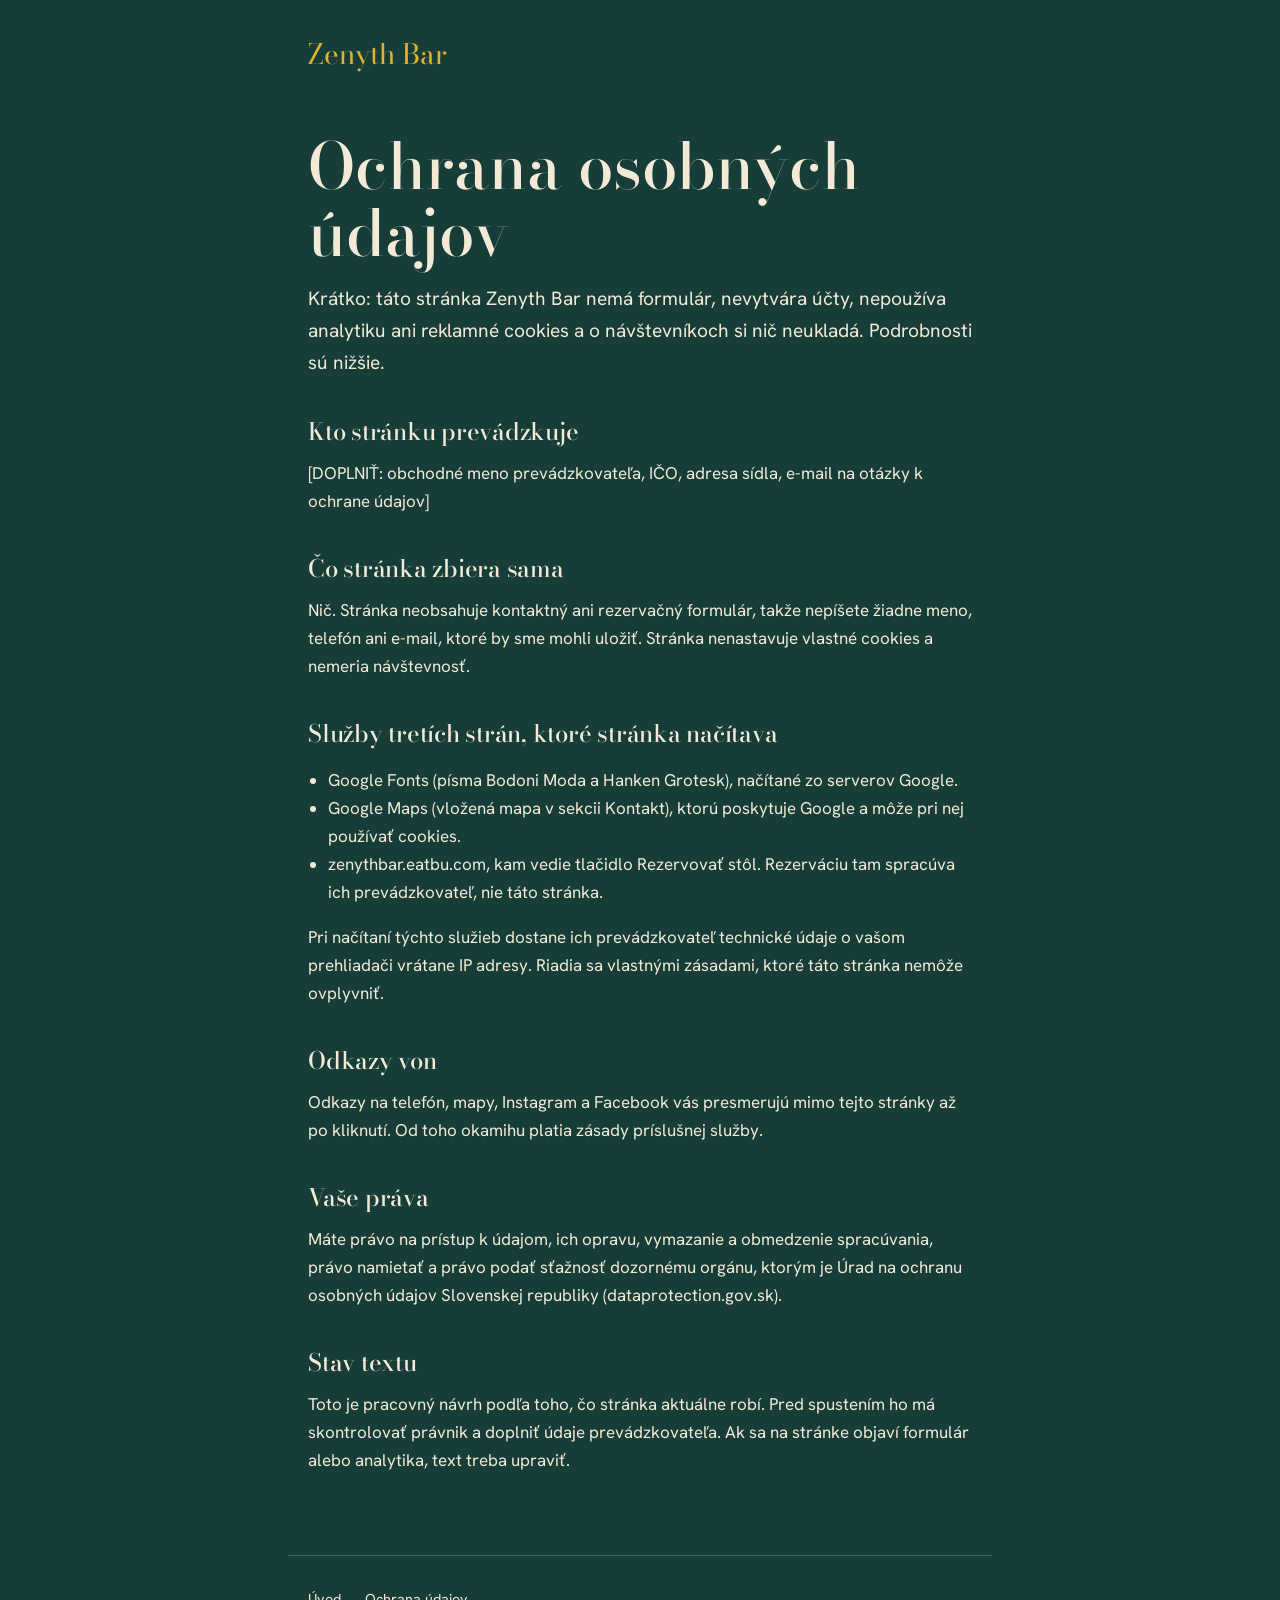
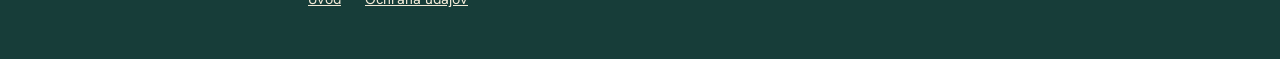
<file: ochrana-udajov.html>
<!doctype html>
<html lang="sk">
<head>
  <meta charset="utf-8">
  <meta name="viewport" content="width=device-width, initial-scale=1">
  <title>Ochrana údajov | Zenyth Bar</title>
  <meta name="description" content="Aké údaje spracúva stránka Zenyth Bar. Návrh na kontrolu právnikom.">
  <meta name="robots" content="noindex">
  <meta name="theme-color" content="#173d39">
  <link rel="icon" href="assets/favicon.svg" type="image/svg+xml">
  <link rel="preconnect" href="https://fonts.googleapis.com">
  <link rel="preconnect" href="https://fonts.gstatic.com" crossorigin>
  <link href="https://fonts.googleapis.com/css2?family=Bodoni+Moda:ital,opsz,wght@0,6..96,400..700;1,6..96,400..600&family=Hanken+Grotesk:wght@400;500;700&display=swap" rel="stylesheet">
  <link rel="stylesheet" href="style.css">
  <link rel="stylesheet" href="page.css">
</head>
<body class="page-body">
  <main class="page">
    <a class="page-home" href="./">Zenyth Bar</a>
    <div class="page-content">
      <h1>Ochrana osobných údajov</h1>
      <p class="page-lead">Krátko: táto stránka Zenyth Bar nemá formulár, nevytvára účty, nepoužíva analytiku ani reklamné cookies a o návštevníkoch si nič neukladá. Podrobnosti sú nižšie.</p>

      <h2>Kto stránku prevádzkuje</h2>
      <p>[DOPLNIŤ: obchodné meno prevádzkovateľa, IČO, adresa sídla, e-mail na otázky k ochrane údajov]</p>

      <h2>Čo stránka zbiera sama</h2>
      <p>Nič. Stránka neobsahuje kontaktný ani rezervačný formulár, takže nepíšete žiadne meno, telefón ani e-mail, ktoré by sme mohli uložiť. Stránka nenastavuje vlastné cookies a nemeria návštevnosť.</p>

      <h2>Služby tretích strán, ktoré stránka načítava</h2>
      <ul>
        <li>Google Fonts (písma Bodoni Moda a Hanken Grotesk), načítané zo serverov Google.</li>
        <li>Google Maps (vložená mapa v sekcii Kontakt), ktorú poskytuje Google a môže pri nej používať cookies.</li>
        <li>zenythbar.eatbu.com, kam vedie tlačidlo Rezervovať stôl. Rezerváciu tam spracúva ich prevádzkovateľ, nie táto stránka.</li>
      </ul>
      <p>Pri načítaní týchto služieb dostane ich prevádzkovateľ technické údaje o vašom prehliadači vrátane IP adresy. Riadia sa vlastnými zásadami, ktoré táto stránka nemôže ovplyvniť.</p>

      <h2>Odkazy von</h2>
      <p>Odkazy na telefón, mapy, Instagram a Facebook vás presmerujú mimo tejto stránky až po kliknutí. Od toho okamihu platia zásady príslušnej služby.</p>

      <h2>Vaše práva</h2>
      <p>Máte právo na prístup k údajom, ich opravu, vymazanie a obmedzenie spracúvania, právo namietať a právo podať sťažnosť dozornému orgánu, ktorým je Úrad na ochranu osobných údajov Slovenskej republiky (dataprotection.gov.sk).</p>

      <h2>Stav textu</h2>
      <p>Toto je pracovný návrh podľa toho, čo stránka aktuálne robí. Pred spustením ho má skontrolovať právnik a doplniť údaje prevádzkovateľa. Ak sa na stránke objaví formulár alebo analytika, text treba upraviť.</p>

    </div>
  </main>
  <footer class="page-footer">
    <a href="./">Úvod</a>
    <a href="ochrana-udajov.html">Ochrana údajov</a>
  </footer>
</body>
</html>
</file>
<file: style.css>
:root {
  --green: #173d39;
  --green-deep: #0f2b28;
  --gold: #e2b32c;
  --gold-line: rgba(226, 179, 44, 0.65);
  --cream: #f2ead7;
  --cream-muted: rgba(242, 234, 215, 0.82);
  --ink: #0b0b12;
  --moss: #445839;
  --status-open: #7fd18b;
  --font-display: "Bodoni Moda", "Didot", Georgia, serif;
  --font-body: "Hanken Grotesk", "Segoe UI", sans-serif;
  --space-1: 0.5rem;
  --space-2: 1rem;
  --space-3: 1.5rem;
  --space-4: 2.5rem;
  --space-5: 4rem;
  --space-6: 6rem;
  --gutter: 1.25rem;
  --dock-height: 4.75rem;
  --radius-button: 2px;
  --arch-radius: 999px 999px 0 0;
}

*,
*::before,
*::after {
  box-sizing: border-box;
}

html {
  scroll-behavior: smooth;
  scroll-padding-top: 4rem;
}

body {
  margin: 0;
  padding-bottom: var(--dock-height);
  background: var(--green);
  color: var(--cream);
  font-family: var(--font-body);
  font-size: 1.0625rem;
  line-height: 1.6;
}

img {
  display: block;
  max-width: 100%;
  height: auto;
}

a {
  color: inherit;
}

:focus-visible {
  outline: 3px solid var(--gold);
  outline-offset: 3px;
}

h1,
h2,
h3 {
  margin: 0;
  font-family: var(--font-display);
  font-weight: 500;
  line-height: 1.05;
}

h2 {
  font-size: clamp(2.75rem, 9vw, 5.5rem);
  letter-spacing: -0.01em;
}

p {
  margin: 0 0 1em;
}

.skip-link {
  position: absolute;
  left: var(--gutter);
  top: -4rem;
  z-index: 20;
  padding: 0.75rem 1rem;
  background: var(--gold);
  color: var(--ink);
}

.skip-link:focus {
  top: 0.75rem;
}

.topbar {
  position: absolute;
  inset: 0 0 auto 0;
  z-index: 10;
  display: flex;
  align-items: center;
  justify-content: space-between;
  gap: var(--space-3);
  padding: var(--space-2) var(--gutter);
}

.wordmark-small {
  padding: 0.4rem 0;
  font-family: var(--font-display);
  font-size: 1.75rem;
  color: var(--gold);
  text-decoration: none;
}

.topbar-nav {
  display: flex;
  align-items: center;
  gap: var(--space-3);
  font-weight: 500;
}

.topbar-nav a:not(.button) {
  display: inline-block;
  padding: 0.7rem 0;
  text-decoration: none;
}

.topbar-nav a:not(.button):hover {
  color: var(--gold);
}

.topbar-nav .topbar-book {
  display: none;
  min-height: 2.75rem;
}

.button {
  display: inline-flex;
  align-items: center;
  justify-content: center;
  min-height: 3.25rem;
  padding: 0.75rem var(--space-3);
  border: 2px solid var(--gold);
  border-radius: var(--radius-button);
  font-weight: 700;
  text-decoration: none;
  text-align: center;
  transition: background-color 0.2s, color 0.2s, border-color 0.2s;
}

.button-gold {
  background: var(--gold);
  color: var(--ink);
}

.button-gold:hover {
  background: var(--cream);
  border-color: var(--cream);
}

.button-line {
  background: transparent;
  color: var(--cream);
}

.button-line:hover {
  background: var(--gold);
  color: var(--ink);
}

.actions {
  display: flex;
  flex-wrap: wrap;
  gap: 0.75rem;
}

.arch-frame {
  display: block;
  padding: 0.6rem;
  border: 1px solid var(--gold-line);
  border-radius: var(--arch-radius);
}

.arch-frame picture,
.arch-frame img {
  display: block;
  width: 100%;
  height: 100%;
  object-fit: cover;
  border-radius: var(--arch-radius);
}

.hero-status,
.terrace-status {
  display: inline-flex;
  align-items: center;
  gap: 0.6rem;
  margin: 0 0 var(--space-2);
  font-weight: 500;
}

.hero-status::before,
.terrace-status::before {
  content: "";
  flex: none;
  width: 0.65rem;
  height: 0.65rem;
  border-radius: 50%;
  background: var(--gold);
}

.hero-status[data-open="true"]::before,
.terrace-status[data-open="true"]::before {
  background: var(--status-open);
}

.hero {
  display: grid;
  gap: var(--space-4);
  align-items: center;
  min-height: 100svh;
  padding: 5.5rem var(--gutter) var(--space-5);
  background: var(--green);
}

.hero-wordmark {
  display: flex;
  flex-direction: column;
  margin: 0 0 var(--space-3) -0.04em;
  padding-bottom: 0.14em;
  color: var(--gold);
  font-size: clamp(4.5rem, 24vw, 11rem);
  letter-spacing: -0.03em;
  line-height: 0.82;
}

.hero-wordmark-sub {
  margin: 1.6rem 0 0 0.35em;
  color: var(--cream);
  font-family: var(--font-body);
  font-size: clamp(0.8rem, 2.4vw, 1.1rem);
  font-weight: 500;
  letter-spacing: 0.55em;
  text-transform: uppercase;
}

.hero-lede {
  max-width: 28rem;
  margin-bottom: var(--space-3);
  font-size: 1.25rem;
  line-height: 1.45;
}

.hero .actions {
  display: none;
}

.hero-arch {
  justify-self: center;
  width: min(100%, 20rem);
  aspect-ratio: 3 / 4;
}

.cocktails {
  padding: var(--space-5) 0;
  background: var(--ink);
}

.section-head {
  padding: 0 var(--gutter);
}

.section-note {
  max-width: 34rem;
  margin: var(--space-2) 0 0;
  color: var(--cream-muted);
}

.cocktail-row {
  display: flex;
  gap: var(--space-2);
  margin: var(--space-4) 0 0;
  padding: 0 var(--gutter) var(--space-2);
  list-style: none;
  overflow-x: auto;
  scroll-snap-type: x mandatory;
  scroll-padding-left: var(--gutter);
  scrollbar-width: thin;
  scrollbar-color: var(--gold) var(--ink);
}

.cocktail-row li {
  flex: 0 0 68%;
  aspect-ratio: 3 / 4;
  scroll-snap-align: start;
}

.cocktail-row .arch-frame {
  height: 100%;
}

.menu {
  display: grid;
  gap: var(--space-5);
  padding: var(--space-5) var(--gutter);
  background: var(--green);
}

.menu-photo {
  max-height: 36rem;
}

.events {
  padding: var(--space-5) 0;
  background: var(--moss);
  overflow: hidden;
}

.contact {
  padding: var(--space-5) var(--gutter) var(--space-4);
  background: var(--ink);
}

.footer {
  padding: var(--space-3) var(--gutter) var(--space-4);
  background: var(--ink);
  border-top: 1px solid rgba(242, 234, 215, 0.15);
  font-size: 0.9rem;
}

.footer-links {
  display: flex;
  flex-wrap: wrap;
  gap: var(--space-3);
}

.footer-links a {
  display: inline-block;
  padding: 0.7rem 0;
}

.footer-note {
  margin: var(--space-1) 0 0;
  color: var(--cream-muted);
}

.dock {
  position: fixed;
  inset: auto 0 0 0;
  z-index: 15;
  display: grid;
  grid-template-columns: 1fr 1.4fr;
  gap: 0.75rem;
  padding: 0.75rem var(--gutter) calc(0.75rem + env(safe-area-inset-bottom));
  background: var(--green-deep);
  border-top: 1px solid var(--gold-line);
}

@media (min-width: 48rem) {
  :root {
    --gutter: 3rem;
  }

  body {
    padding-bottom: 0;
  }

  .dock {
    display: none;
  }

  .topbar {
    padding-top: var(--space-3);
  }

  .topbar-nav .topbar-book {
    display: inline-flex;
  }

  .hero {
    grid-template-columns: minmax(0, 1.15fr) minmax(0, 0.85fr);
    gap: var(--space-5);
    padding-top: 6.5rem;
  }

  .hero .actions {
    display: flex;
  }

  .hero-wordmark {
    font-size: clamp(6rem, 12vw, 11rem);
  }

  .hero-arch {
    justify-self: end;
    width: auto;
    height: min(76svh, 46rem);
  }

  .cocktail-row {
    overflow: visible;
    gap: var(--space-3);
    padding-bottom: 0;
  }

  .cocktail-row li {
    flex: 1 1 0;
  }

  .cocktail-row li:nth-child(even) {
    margin-top: var(--space-5);
  }

  .menu {
    grid-template-columns: minmax(0, 34rem) minmax(0, 1fr);
    align-items: center;
    gap: var(--space-6);
  }
}

@media (min-width: 75rem) {
  :root {
    --gutter: max(4rem, calc((100vw - 76rem) / 2));
  }
}

@media (prefers-reduced-motion: reduce) {
  html {
    scroll-behavior: auto;
  }

  .button {
    transition: none;
  }
}
</file>
<file: page.css>
:root {
  --page-bg: var(--green);
  --page-ink: var(--cream);
  --page-accent: var(--gold);
  --page-accent-ink: var(--ink);
  --page-line: rgba(242, 234, 215, 0.2);
  --page-display-font: var(--font-display);
  --page-body-font: var(--font-body);
}

.page-body {
  min-height: 100vh;
  padding-bottom: 0;
  background: var(--page-bg);
  color: var(--page-ink);
  font-family: var(--page-body-font);
}

.page {
  max-width: 44rem;
  margin: 0 auto;
  padding: 1.5rem 1.25rem 4rem;
}

.page-home {
  display: inline-block;
  margin-bottom: 3rem;
  padding: 0.5rem 0;
  color: var(--page-accent);
  font-family: var(--page-display-font);
  font-size: 1.75rem;
  text-decoration: none;
}

.page-content h1 {
  margin-bottom: 1rem;
  font-family: var(--page-display-font);
  font-size: clamp(2.5rem, 8vw, 4rem);
  line-height: 1.05;
}

.page-content h2 {
  margin: 2.5rem 0 0.75rem;
  font-family: var(--page-display-font);
  font-size: 1.5rem;
  line-height: 1.2;
}

.page-content p,
.page-content li {
  line-height: 1.65;
}

.page-content ul {
  padding-left: 1.25rem;
}

.page-lead {
  font-size: 1.2rem;
}

.page-code {
  margin: 0;
  color: var(--page-accent);
  font-family: var(--page-display-font);
  font-size: clamp(5rem, 24vw, 10rem);
  line-height: 1;
}

.page-button {
  display: inline-flex;
  align-items: center;
  min-height: 3.25rem;
  padding: 0.75rem 1.5rem;
  background: var(--page-accent);
  color: var(--page-accent-ink);
  font-weight: 700;
  text-decoration: none;
}

.page-button:hover {
  background: var(--page-ink);
}

.page-content a:not(.page-button) {
  text-decoration-color: var(--page-accent);
  text-underline-offset: 0.2em;
}

.page-footer {
  display: flex;
  gap: 1.5rem;
  max-width: 44rem;
  margin: 0 auto;
  padding: 1.5rem 1.25rem 2.5rem;
  border-top: 1px solid var(--page-line);
  font-size: 0.9rem;
}

.page-footer a {
  display: inline-block;
  padding: 0.5rem 0;
}
</file>
